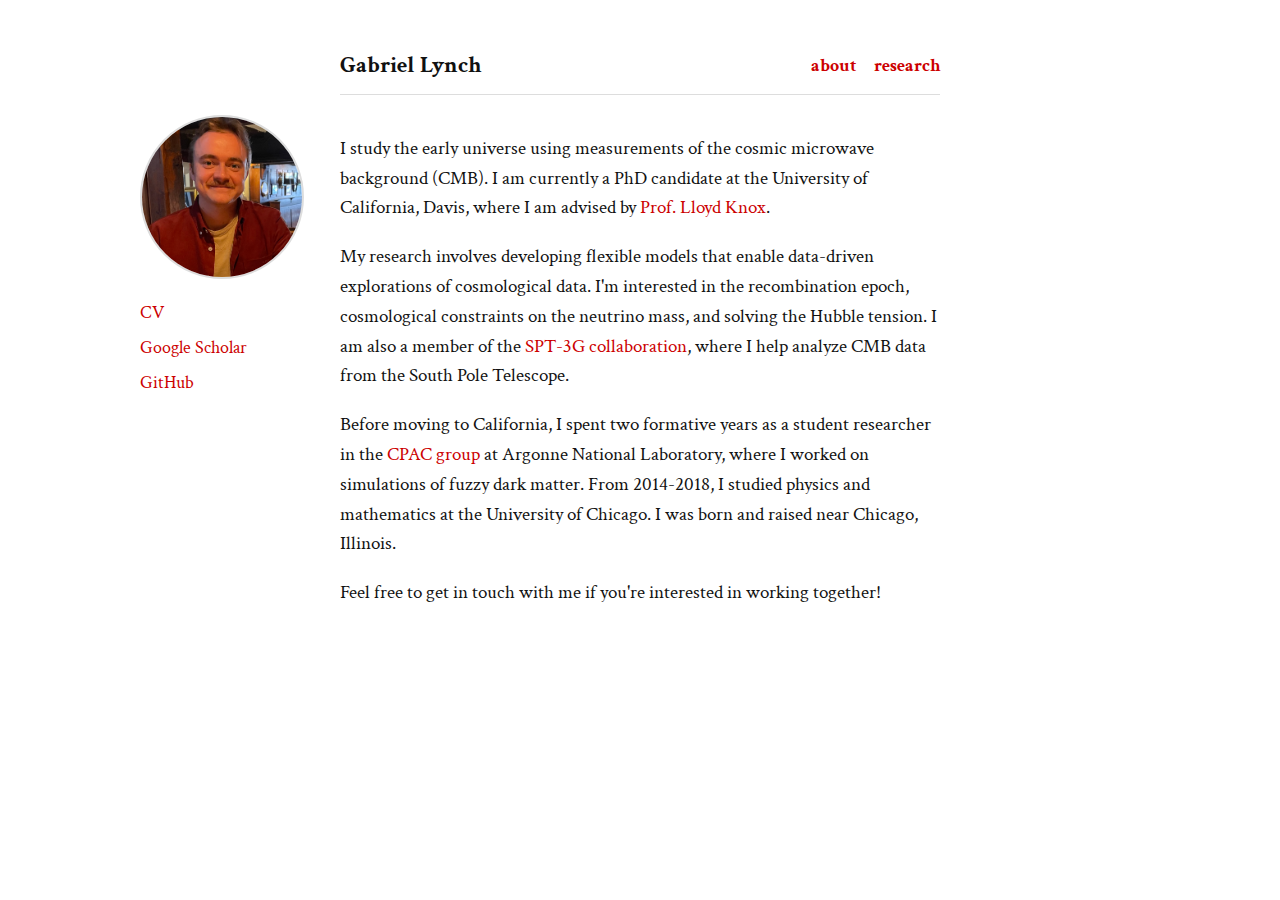
<file: index.html>
<!DOCTYPE html>
<html lang="en">
  <head>
    <meta charset="utf-8" />
    <meta name="viewport" content="width=device-width, initial-scale=1.0">
    <meta http-equiv="refresh" content="0; url=academic.html">
    <link rel="canonical" href="academic.html">
    <title>Redirecting…</title>
  </head>
  <body>
    <p>Redirecting to <a href="academic.html">About</a>…</p>
  </body>
</html>
</file>
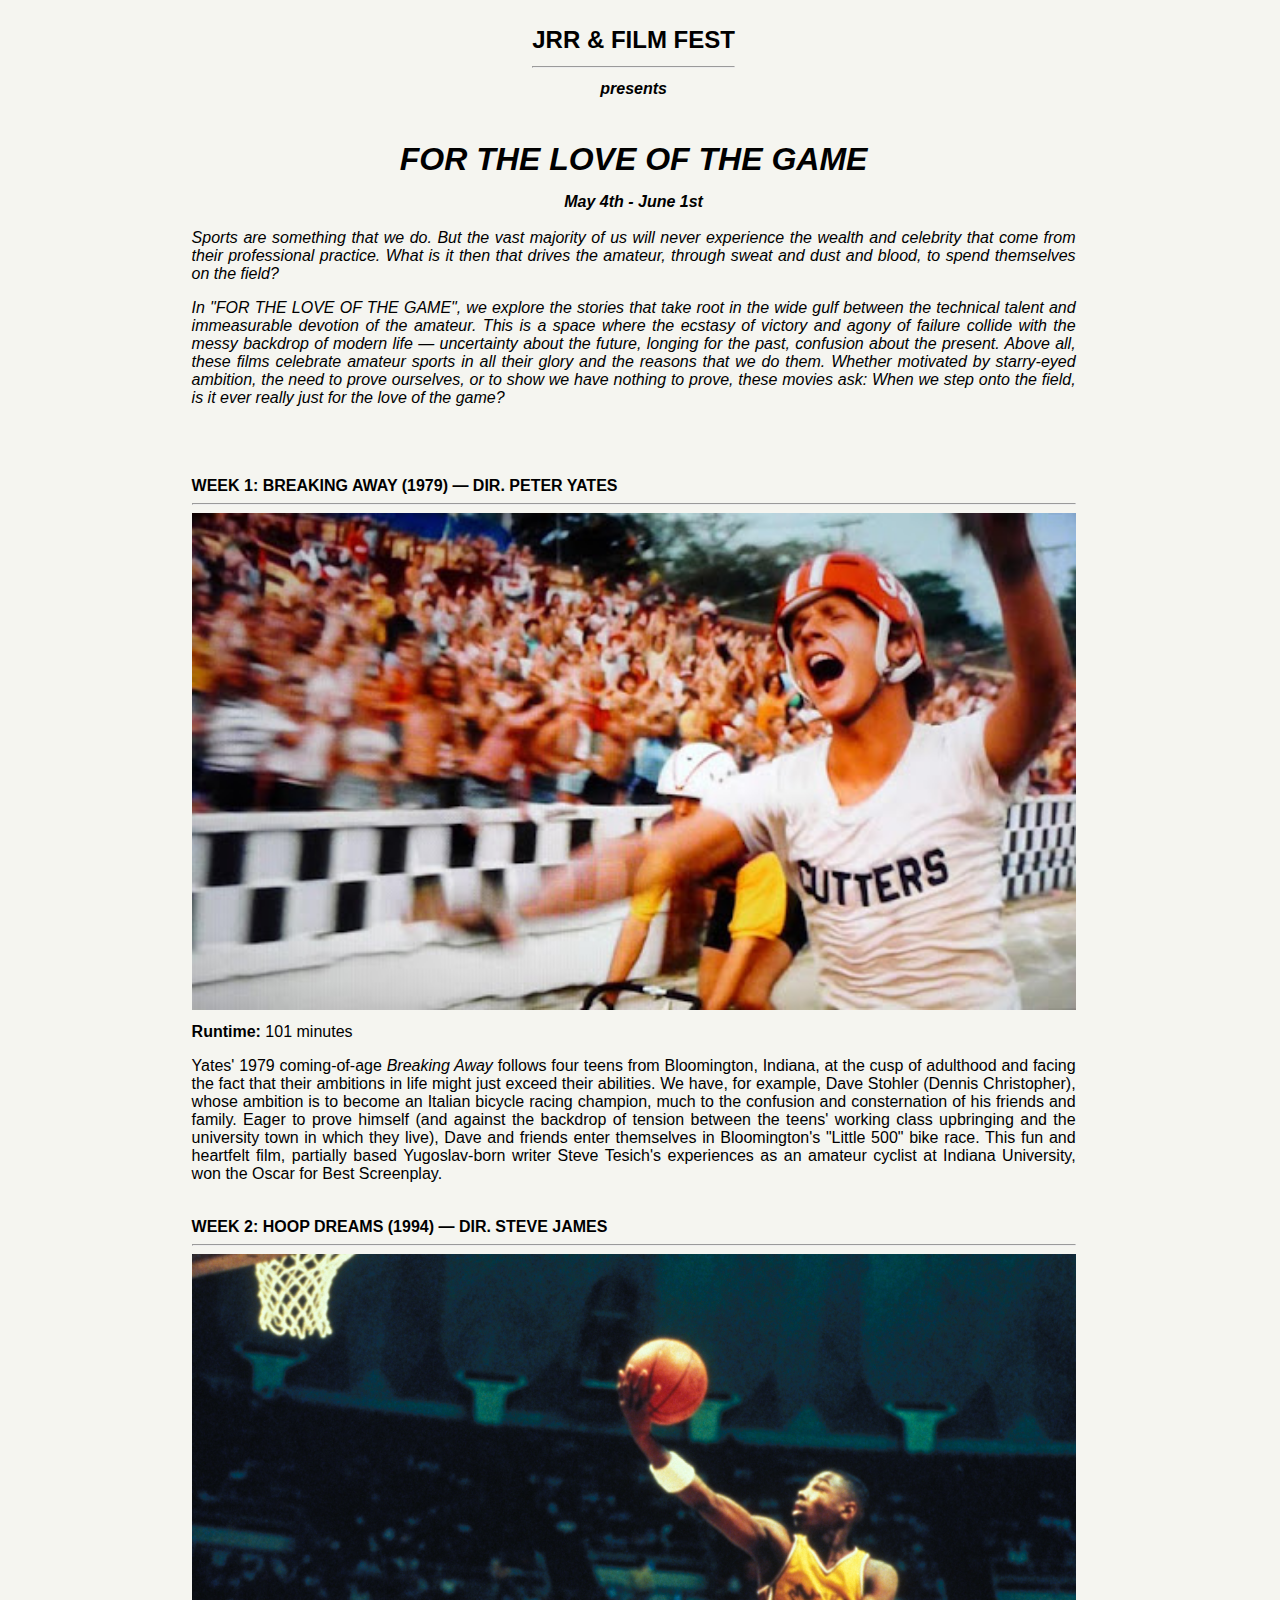
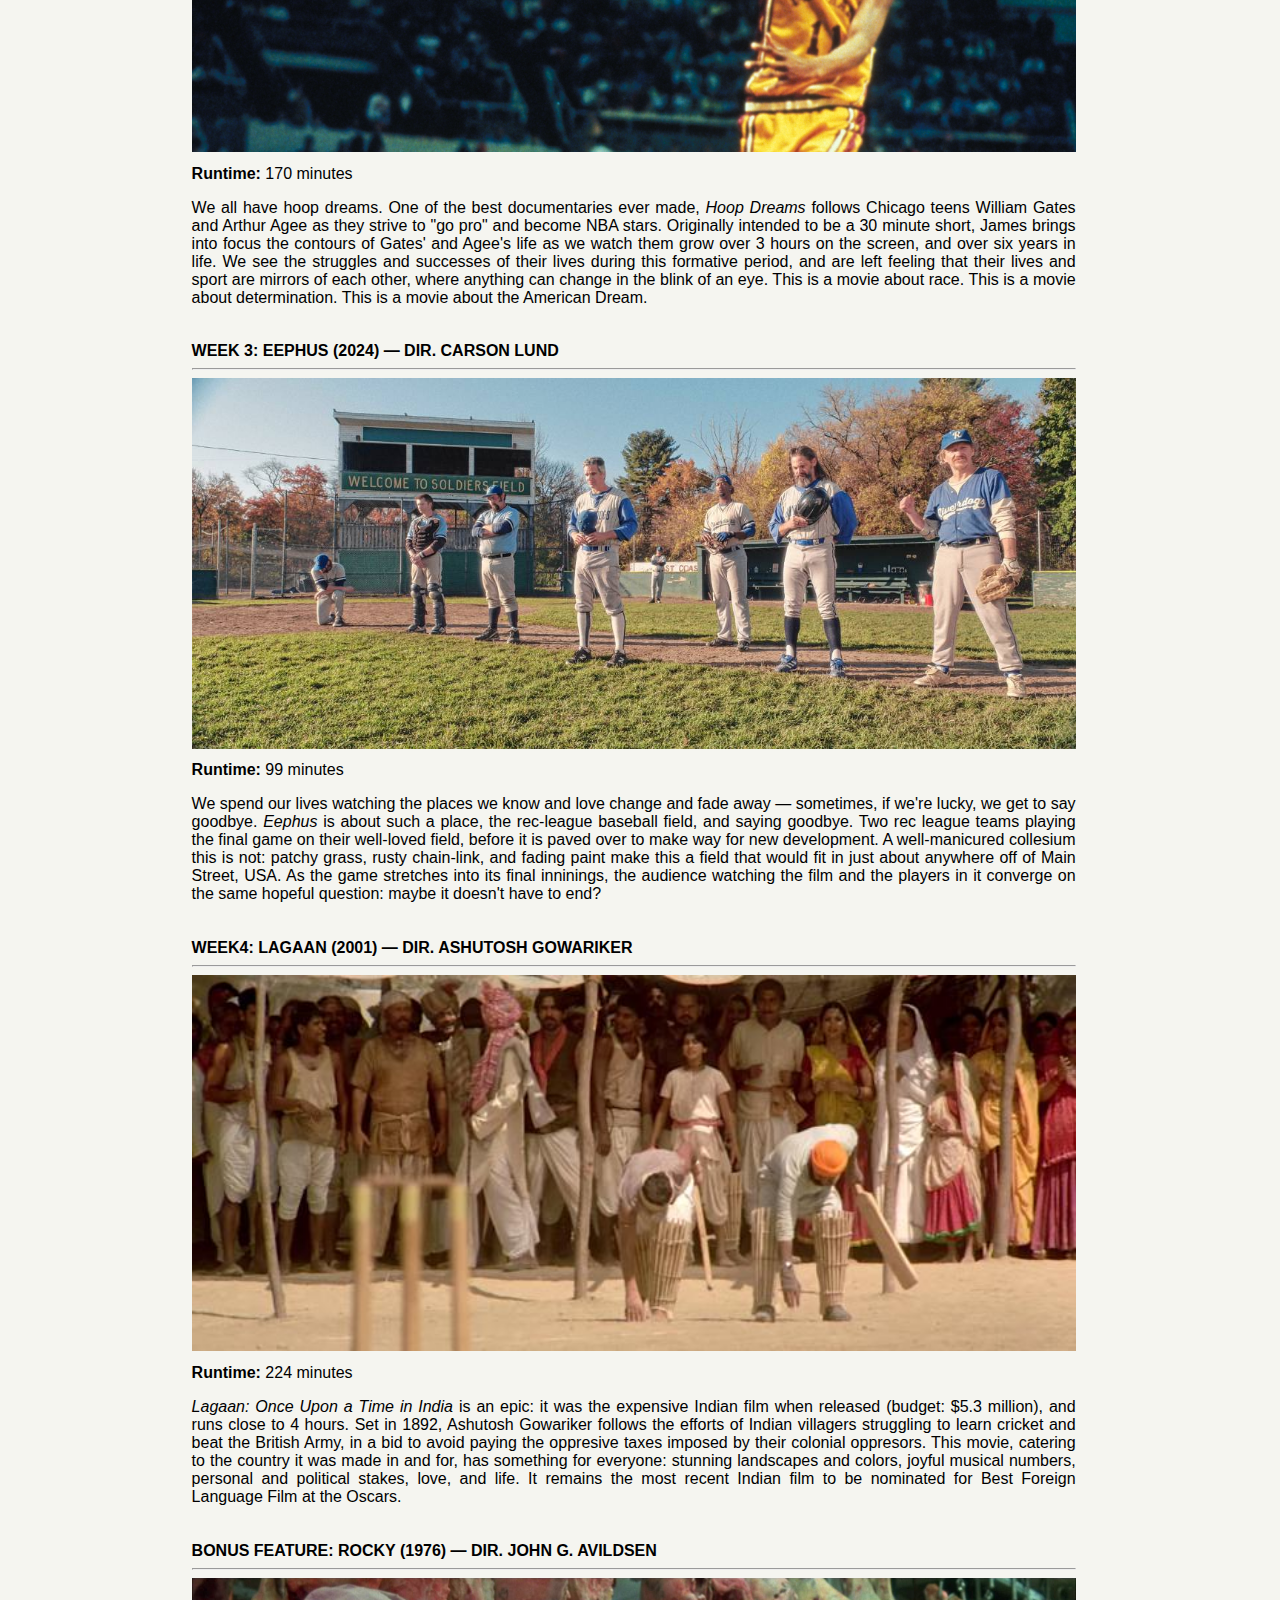
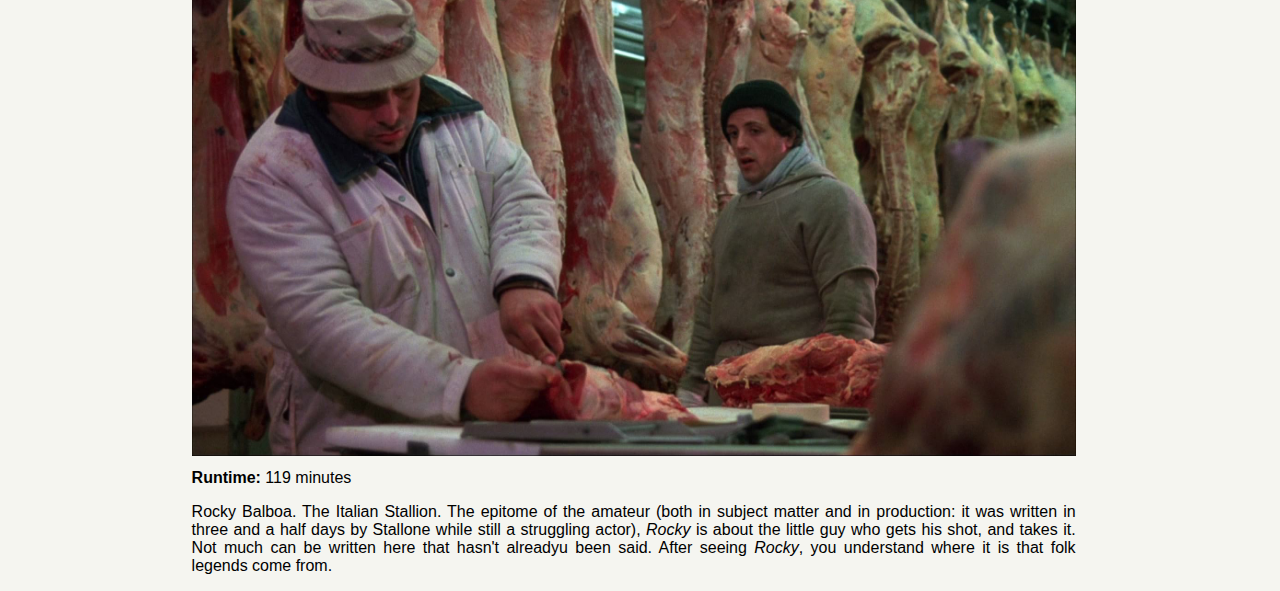
<file: ff/index.html>
<!DOCTYPE html>
<head>
  <link rel="alternate" type="application/rss+xml"  title="RSS Feed for fabiensanglard.net" href="/rss.xml" />
  <style type="text/css">

    @font-face {
      font-family: 'fabfont';
      src: url('/font/DejaVuSans.woff2');
      font-display: block;
    }

    @font-face {
      font-family: 'fabfont';
      src: url('/font/DejaVuSans-Bold.woff2');
      font-weight: bold;
      font-display: block;
    }

    /* * {
       font-size: 16px;
    } */

    html {
      font-family: Helvetica;
      max-width: 900px;  /* For Desktop PC (see @media for Tablets/Phones) */
      padding-left: 2%;
      padding-right: 3%;
      margin: 0 auto;
      background: #F5F5F0;
  	} 
    
  	a {
      color: black;
      font-weight: bold;
    }

    img {
      border: none; 
    }

    p {
      margin-top: 0px;
      text-align: justify;
    }
    sup {
      vertical-align: 0.3em;
      font-size: 0.65em;
    }   

    pre {
      font-family: fabfont, monospace;
      background-color: white; 
      border: 1px solid Black; 
      padding-left: 2%;
      padding-top: 1ch;
      padding-bottom: 1ch;
      /* Only take care of X overflow since this is the only part that can be too wide.
         The Y axis will never overflow.
      */
      overflow: hidden;
    }

    div.heading {
      font-weight: bold;      
      text-transform: uppercase;
      margin-top: 4ch;
    }

    /** {
      font-size: 16px;
    }*/
    @media (max-width: 500px) { /* For small screen decices */
      * {
        font-size: 12px; 
      }
    }   
    .title {
      text-decoration: none;
      font-size: 150%;
    }

    img.pixel, canvas.pixel {
      image-rendering: pixelated;
      image-rendering: -moz-crisp-edges;
      image-rendering: crisp-edges;
    }

    blockquote { 
    background-color: #f3f3f3;
    border: dashed 1px grey; 
    width: 97.5%; 
    font-style: italic; 
    text-align: justify;

    padding: 1ch; 
    padding-top: 2ch; 
    padding-bottom: 2ch;     
    
    margin : 0ch; 
    margin-bottom: 2ch; 
    margin-top: 0ch;
  }

  blockquote div {
    text-transform: none;
    text-align: right;
    width: 100%;
  }

  code {
    /*font-size: 110%;*/
    font-weight: bold;
    background-color: #e1e1e1;
    border-radius: 0.5ch;
    padding-left: 0.3ch;
    padding-right: 0.3ch;
  }

  .headline {
    font-size: 200%;
    padding-top: 25px;
    padding-bottom: 15px;
  }

  .trivia {
    border-left: 1px black solid;
    padding-left: 1ch;
  }

  .trivia::before {
  font-weight: bold;
  text-decoration: underline;
  padding-right: 1ch;
  content: "Trivia:";
  }
</style>
<title>JRR & Film Fest</title>
<meta name="viewport" content="width=device-width, initial-scale=1.0, maximum-scale=12.0, minimum-scale=1.0, user-scalable=yes">
</head>  

<body><br>

<center>
<div class="title" style="display: inline-block; vertical-align:middle;"><b>JRR & FILM FEST</b><hr/></div>
<br>
<b style="font-size: 50"><i>presents</i></b><br><br>
<div class="headline"><i><b>FOR THE LOVE OF THE GAME</b></i></div>
<b style="font-size: 50"><i>May 4th - June 1st</i></b><br><br>

<p><i> Sports are something that we do. But the vast majority of us will never experience the wealth and celebrity that come from their professional practice. What is it then that drives the amateur, through sweat and dust and blood, to spend themselves on the field? </i></p>

<p><i> In "FOR THE LOVE OF THE GAME", we explore the stories that take root in the wide gulf between the technical talent and immeasurable devotion of the amateur. This is a space where the ecstasy of victory and agony of failure collide with the
  messy backdrop of modern life — uncertainty about the future, longing for the past, confusion about the present. Above all, these films celebrate amateur sports in all their glory and the reasons that we do them. Whether motivated by starry-eyed ambition,
  the need to prove ourselves, or to show we have nothing to prove, these movies ask: When we step onto the field, is it ever really just for the love of the game? </i></p>

<!-- <b class="headline"><i>FOR THE LOVE OF THE GAME</i></b> -->
</center><br>

<div class='heading'>Week 1: BREAKING AWAY (1979) — dir. Peter Yates</div><hr/><img loading="lazy" src="img/breaking_away_2.jpg" width="2287" height="764" style="width: 100%; height: auto; margin-bottom:1ch;"/>

<p><b>Runtime:</b> 101 minutes</p>

<p>Yates' 1979 coming-of-age <i>Breaking Away</i> follows four teens from Bloomington, Indiana, at the cusp of adulthood and facing the fact that their ambitions in life might just exceed their abilities. We have, for example, Dave Stohler (Dennis Christopher), whose ambition
  is to become an Italian bicycle racing champion, much to the confusion and consternation of his friends and family. Eager to prove himself (and against the backdrop of tension between the teens' working class upbringing and the university town in which they live), Dave and friends 
  enter themselves in Bloomington's "Little 500" bike race. This fun and heartfelt film, partially based Yugoslav-born writer Steve Tesich's experiences as an amateur cyclist at Indiana University, won the Oscar for Best Screenplay. </p>

<div class='heading'>Week 2: HOOP DREAMS (1994) — dir. Steve James</div><hr/><img loading="lazy" src="img/hoopdreams.png" width="2287" height="764" style="width: 100%; height: auto; margin-bottom:1ch;"/> 
<p><b>Runtime:</b> 170 minutes</p>
<p>We all have hoop dreams. One of the best documentaries ever made, <i>Hoop Dreams</i> follows Chicago teens William Gates and Arthur Agee as they strive to "go pro" and become NBA stars. Originally intended to be a 30 minute short, James brings into focus the contours of Gates' and Agee's life 
  as we watch them grow over 3 hours on the screen, and over six years in life. We see the struggles and successes of their lives during this formative period, and are left feeling that their lives and sport are mirrors of each other, where anything can 
  change in the blink of an eye. This is a movie about race. This is a movie about determination. This is a movie about the American Dream. </p>

<div class='heading'>Week 3: EEPHUS (2024) — dir. Carson Lund</div><hr/><img loading="lazy" src="img/eephus.jpg" width="2287" height="764" style="width: 100%; height: auto; margin-bottom:1ch;"/> 
<p><b>Runtime:</b> 99 minutes</p>
<p> We spend our lives watching the places we know and love change and fade away — sometimes, if we're lucky, we get to say goodbye. <i>Eephus</i> is about such a place, the rec-league baseball field, and saying goodbye. Two rec league teams playing the final game on their well-loved 
field, before it is paved over to make way for new development. A well-manicured collesium this is not: patchy grass, rusty chain-link, and fading paint make this a field that would fit in just about anywhere off of Main Street, USA. As the game stretches into its final inninings, 
the audience watching the film and the players in it converge on the same hopeful question: maybe it doesn't have to end?</p>

<div class='heading'>Week4: LAGAAN (2001) — dir. Ashutosh Gowariker</div><hr/><img loading="lazy" src="img/lagaan22.jpg" width="2287" height="764" style="width: 100%; height: auto; margin-bottom:1ch;"/> 
<p><b>Runtime:</b> 224 minutes</p>
<p><i>Lagaan: Once Upon a Time in India</i> is an epic: it was the expensive Indian film when released (budget: $5.3 million), and runs close to 4 hours. Set in 1892, Ashutosh Gowariker follows the efforts of Indian villagers struggling to learn cricket and beat the British Army,
in a bid to avoid paying the oppresive taxes imposed by their colonial oppresors. This movie, catering to the country it was made in and for, has something for everyone: stunning landscapes and colors, joyful musical numbers, personal and political stakes, love, and life. It remains
the most recent Indian film to be nominated for Best Foreign Language Film at the Oscars.</p>

<div class='heading'>Bonus Feature: ROCKY (1976) — dir. John G. Avildsen</div><hr/><img loading="lazy" src="img/Rocky-Meat-Plant.jpg" width="2287" height="764" style="width: 100%; height: auto; margin-bottom:1ch;"/>
<p><b>Runtime:</b> 119 minutes</p>
<p>Rocky Balboa. The Italian Stallion. The epitome of the amateur (both in subject matter and in production: it was written in three and a half days by Stallone while still a struggling actor), <i>Rocky</i> is about the little guy who gets his shot, and takes it. Not
  much can be written here that hasn't alreadyu been said. After seeing <i>Rocky</i>, you understand where it is that folk legends come from.</p>
</file>
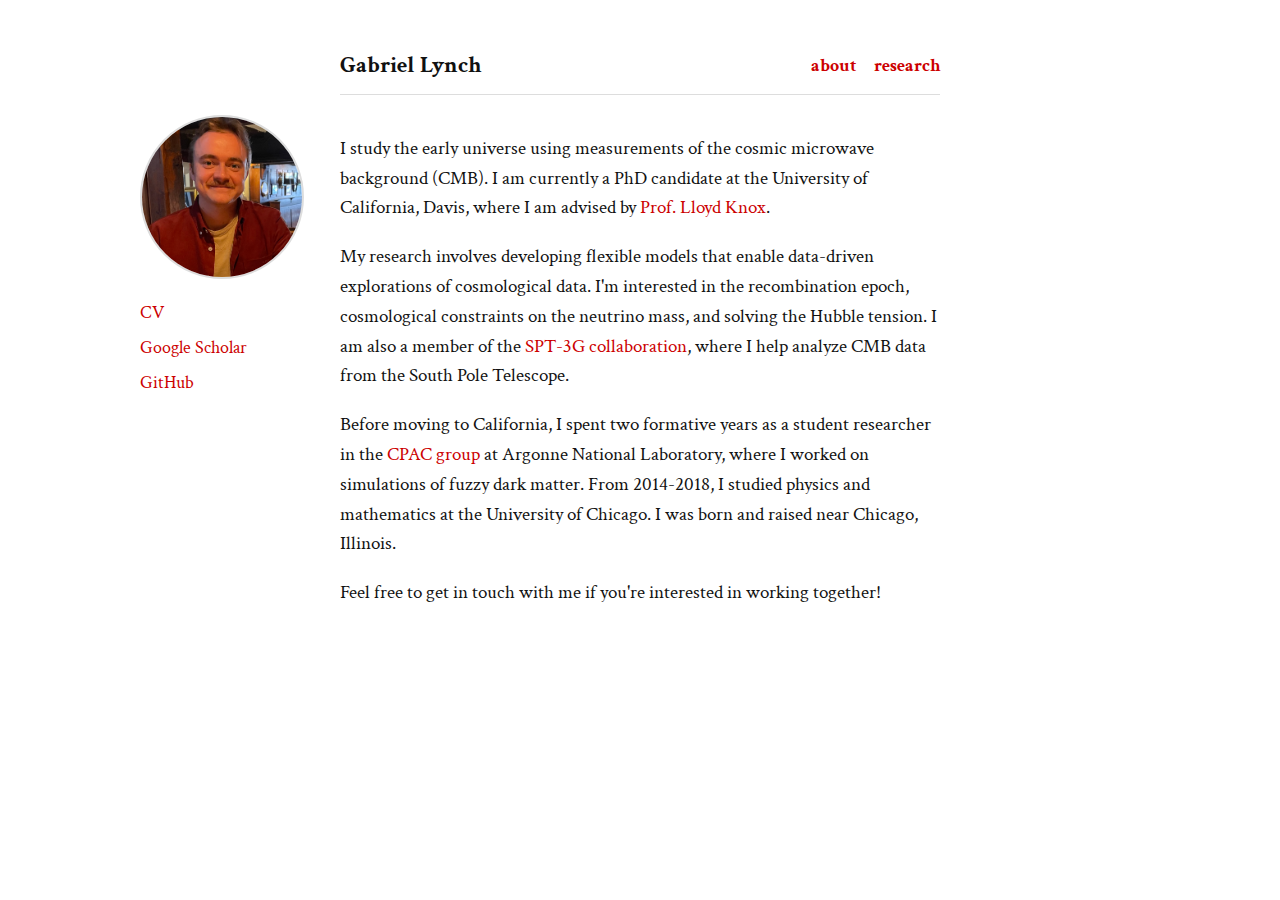
<file: academic.html>
<!DOCTYPE html>
<html lang="en">
  <head>
    <meta charset="utf-8" />
    <meta name="viewport" content="width=device-width, initial-scale=1.0">
    <title>GPL</title>
    <link rel="icon" href="images/favicon.ico" type="image/x-icon">
    <link rel="stylesheet" href="site.css">
  </head>
  <body>
    <div class="wrap">
      <div class="grid">
        <aside class="sidebar">
          <img src="images/profile.jpg" alt="Profile photo" />
          <div class="links">
            <ul>
              <li><a href="files/CV.pdf">CV</a></li>
              <li><a href="https://scholar.google.com/citations?hl=en&user=CZJLJ54AAAAJ">Google Scholar</a></li>
              <li><a href="https://github.com/gplynch619">GitHub</a></li>
            </ul>
          </div>
        </aside>
        <nav class="nav" aria-label="Primary">
          <div class="brand">Gabriel Lynch</div>
          <div class="menu">
            <a href="academic.html" aria-current="page">about</a>
            <a href="research.html">research</a>
          </div>
        </nav>
        <div class="divider"></div>
        <main class="content">
          <p>
            I study the early universe using measurements of the cosmic microwave background (CMB). 
            I am currently a PhD candidate at the University of California, Davis, where I am advised by <a href="https://www.lloydknox.com/">Prof. Lloyd Knox</a>.
          </p>
          <p>
            My research involves developing flexible models that enable data-driven explorations of cosmological data. 
            I'm interested in the recombination epoch, cosmological constraints on the neutrino mass, and solving the Hubble tension. 
            I am also a member of the <a href="https://pole.uchicago.edu/public/Home.html">SPT-3G collaboration</a>, where I help analyze CMB data from the South Pole Telescope.
          </p>
          <p>Before moving to California, I spent two formative years as a student researcher in the <a href="https://cpac.anl.gov/">CPAC group</a> at Argonne National Laboratory, 
            where I worked on simulations of fuzzy dark matter. From 2014-2018, I studied physics and mathematics at the University of Chicago.
            I was born and raised near Chicago, Illinois.
          </p>
          <p>
            Feel free to get in touch with me if you're interested in working together!
          </p>
        </main>
      </div>
    </div>
  </body>
  </html>
</file>
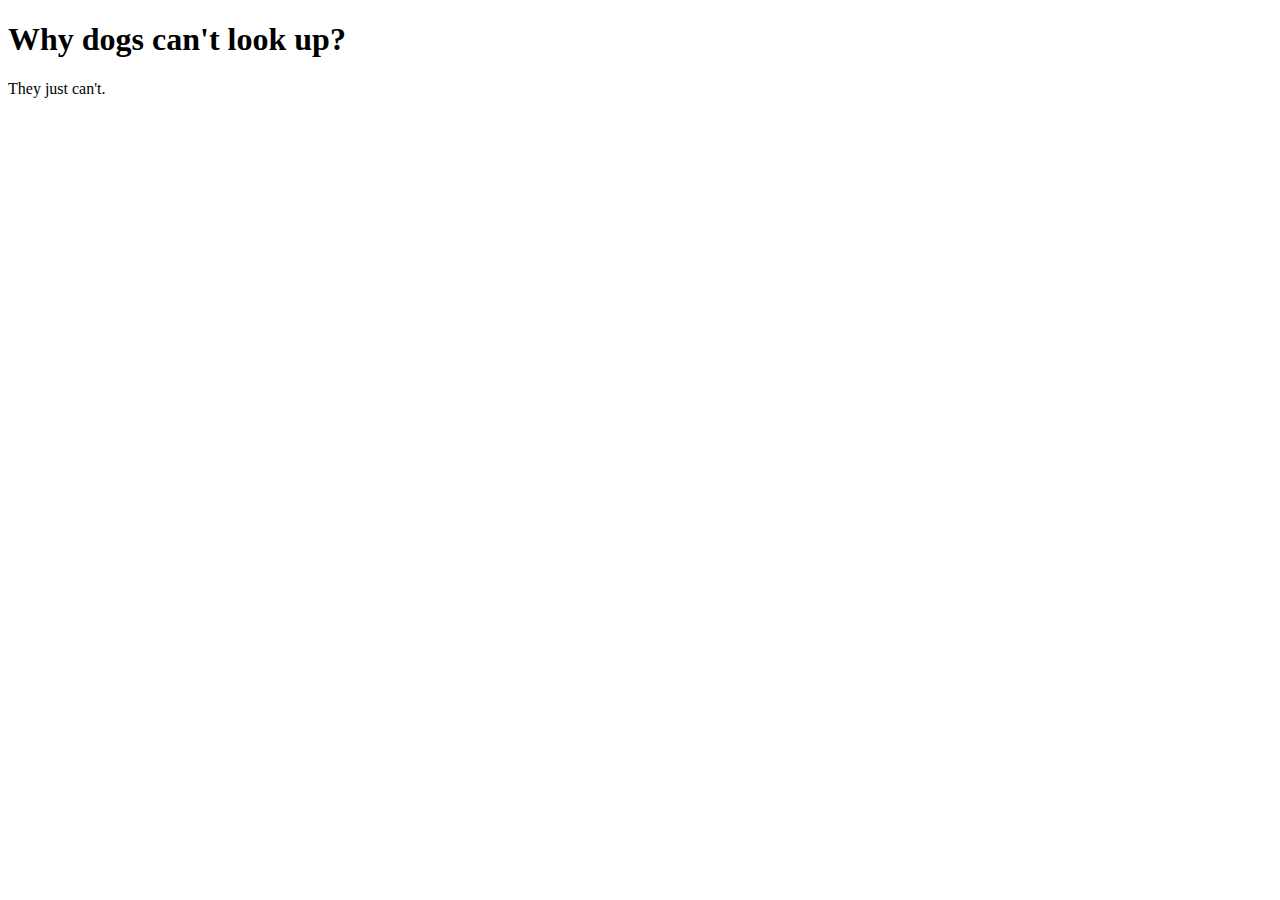
<file: dogs.html>
<!DOCTYPE html>
<head>
    <meta charset="UTF-8">
    <meta http-equiv="X-UA-Compatible" content="IE=edge">
    <meta name="viewport" content="width=device-width, initial-scale=1.0">
    <title>Dog Facts</title>
</head>
<html lang="en">
    <body>
        <h1>Why dogs can't look up?</h1>
        They just can't.
    </body>
</html>
</file>
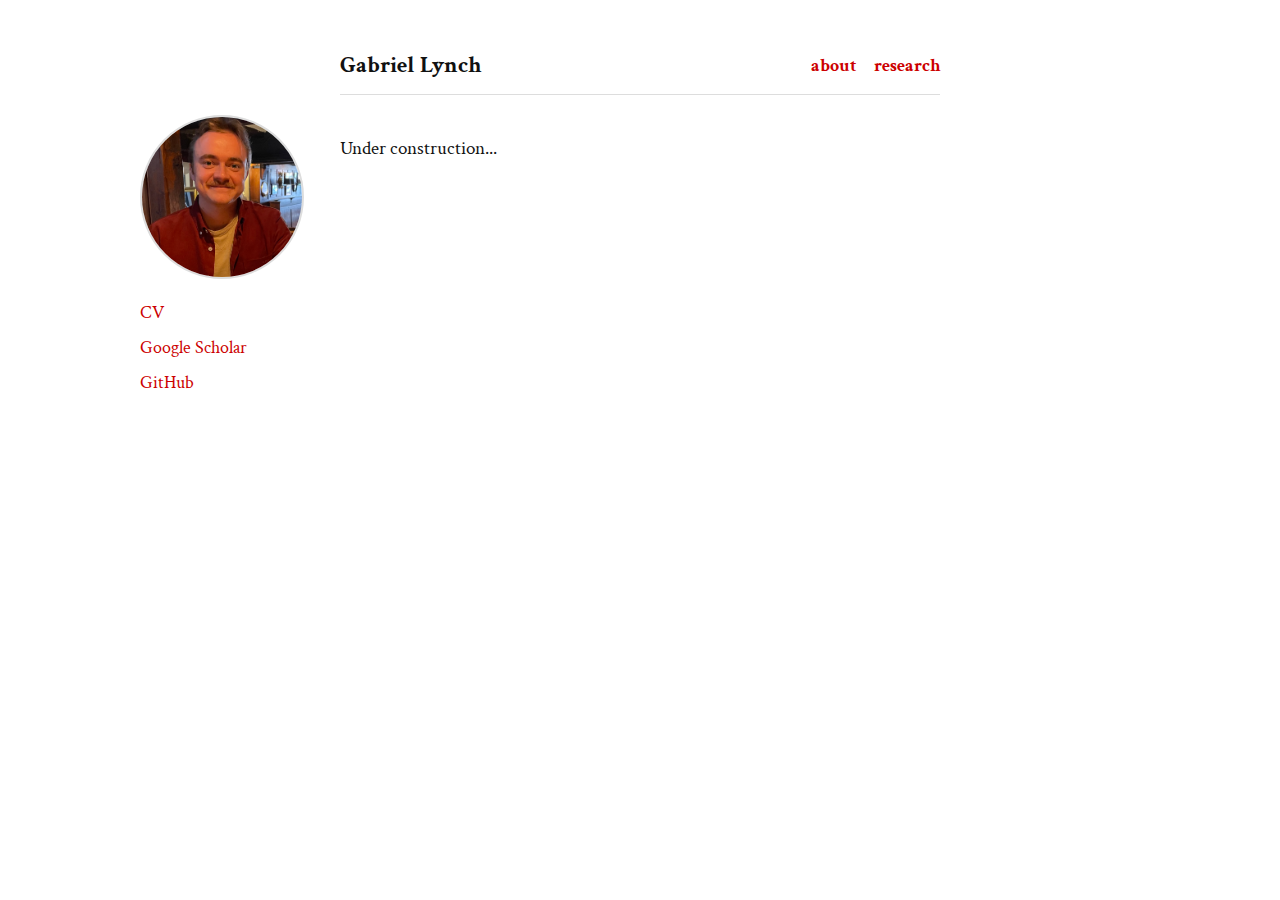
<file: research.html>
<!DOCTYPE html>
<html lang="en">
  <head>
    <meta charset="utf-8" />
    <meta name="viewport" content="width=device-width, initial-scale=1.0">
    <title>Research</title>
    <link rel="icon" href="images/favicon.ico" type="image/x-icon">
    <link rel="stylesheet" href="site.css">
  </head>
  <body class="research">
    <div class="wrap">
      <div class="grid">
        <aside class="sidebar">
          <img src="images/profile.jpg" alt="Profile photo" />
          <div class="links">
            <ul>
              <li><a href="#">CV</a></li>
              <li><a href="https://scholar.google.com/citations?hl=en&user=CZJLJ54AAAAJ">Google Scholar</a></li>
              <li><a href="https://github.com/gplynch619">GitHub</a></li>
            </ul>
          </div>
        </aside>
        <nav class="nav" aria-label="Primary">
          <div class="brand">Gabriel Lynch</div>
          <div class="menu">
            <a href="academic.html">about</a>
            <a href="research.html" aria-current="page">research</a>
          </div>
        </nav>
        <div class="divider"></div>
        <main class="content">
          <p>
            Under construction...
          </p>
        </main>
      </div>
    </div>
  </body>
  </html>
</file>
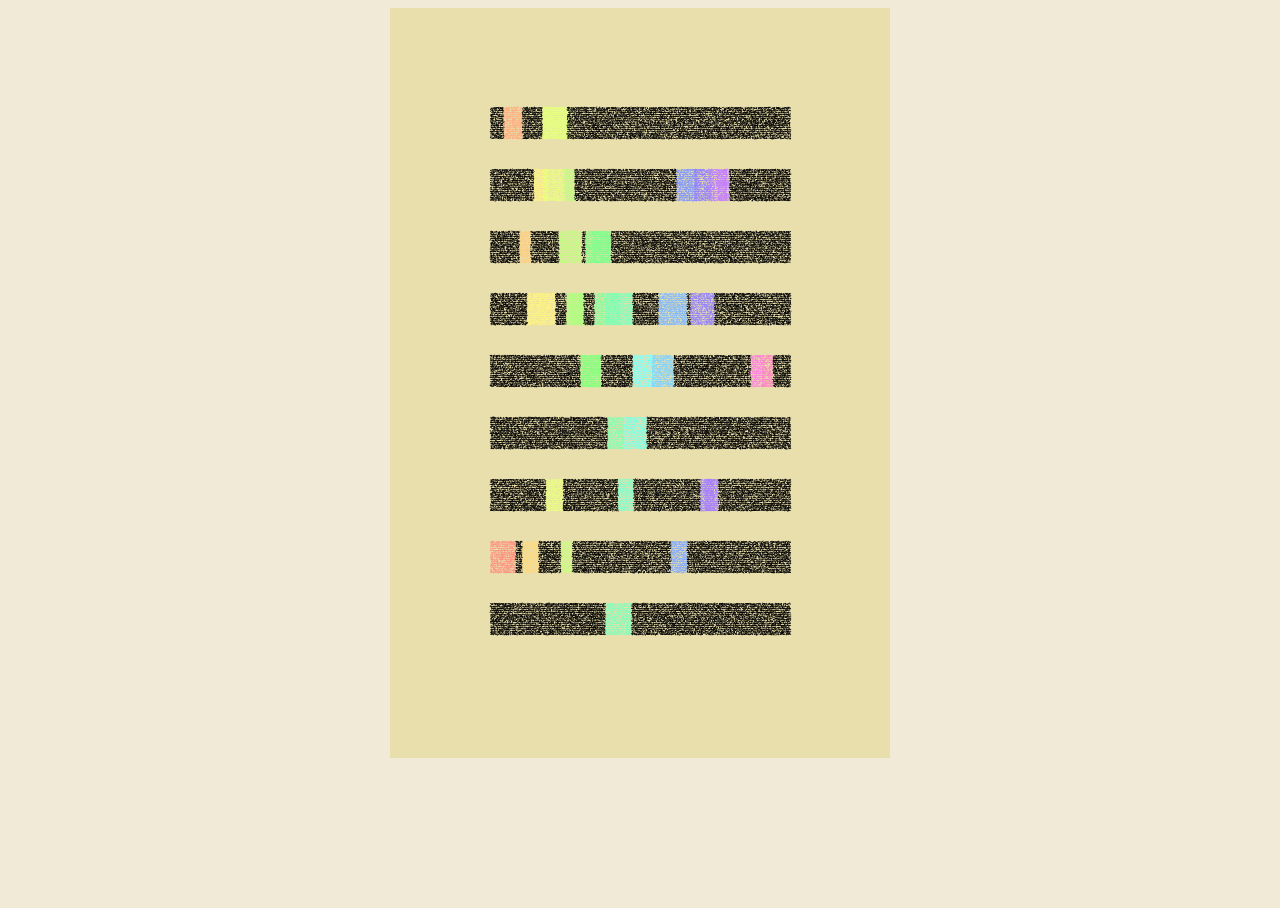
<file: sketch1/no1.html>
<!DOCTYPE html>
<html lang="en">
  <head>
    <meta charset="utf-8" />
    <meta name="viewport" content="width=device-width, initial-scale=1.0">

    <title>Sketch</title>

    <link rel="stylesheet" type="text/css" href="style.css">

    <script src="libraries/p5.min.js"></script>
    <script src="libraries/p5.sound.min.js"></script>
  </head>

  <body>
    <link rel="stylesheet" type="text/css" href="style.css">
    <script src="sketch.js"></script>
  </body>
</html>
</file>
<file: site.css>
@import url('https://fonts.googleapis.com/css2?family=Crimson+Text:ital,wght@0,400;0,700;1,400&display=swap');

:root {
  --photo-size: 160px;
  --main-max: 600px;     /* centered column width */
  --gutter-gap: 36px;    /* space between photo and column */
  --link: #c00;          /* red links */
  --font-size: 18px;     /* base font size */
}

html, body { margin: 0; padding: 0; }

body {
  font-family: "Crimson Text", Georgia, "Times New Roman", serif;
  font-size: var(--font-size);
  color: #111;
  background: #fff;
  line-height: 1.6;
}

a { color: var(--link); text-decoration: none; }
a:hover, a:focus { text-decoration: underline; }

.wrap { margin: 40px auto; padding: 0 16px; max-width: 1200px; }

.grid {
  display: grid;
  grid-template-columns: 1fr minmax(0, var(--main-max)) 1fr; /* left gutter, centered column, right gutter */
  grid-auto-rows: auto; /* rows sized to content */
  align-items: start;
  column-gap: 0;
}

.sidebar { grid-column: 1; grid-row: 3; justify-self: end; display: flex; flex-direction: column; align-items: center; margin-right: var(--gutter-gap); }
.sidebar img {
  width: var(--photo-size);
  aspect-ratio: 1 / 1;
  height: auto;
  border-radius: 60%;
  object-fit: cover;
  display: block;
  border: 2px solid #ddd;
}

.links { margin-top: 12px; width: 100%; text-align: left;}
.links ul { list-style: none; padding: 0; margin: 8px 0 0 0; }
.links li { margin: 6px 0; }

/* top navigation placed above the centered column */
.nav { grid-column: 2; grid-row: 1; display: flex; justify-content: space-between; align-items: center; padding: 8px 0 10px 0; }
.nav .brand { font-weight: 700; font-size: 1.25em; color: #111; }
.menu { display: flex; gap: 18px; }
.nav a { font-weight: 700; }
.divider { grid-column: 2; grid-row: 2; height: 1px; background: #ddd; margin: 0 0 20px 0; }

.name { font-size: 32px; margin: 0 0 8px 0; }
.tagline { margin: 0 0 24px 0; color: #444; }
.content { grid-column: 2; grid-row: 3; max-width: var(--main-max); font-size: 14pt; }

@media (max-width: 700px) {
  .grid { grid-template-columns: 1fr; row-gap: 24px; }
  .sidebar { justify-self: center; margin-right: 0; }
  .wrap { margin: 24px auto; }
}

/* Page-specific overrides */
body.research { --gutter-gap: 36px; }
</file>
<file: sketch1/style.css>
html, body {
  height: 100%;
}

canvas {
  display: block;
}

body{
  display: flex;
  justify-content: center;
  background-color: #F0EAD6;
}
</file>
